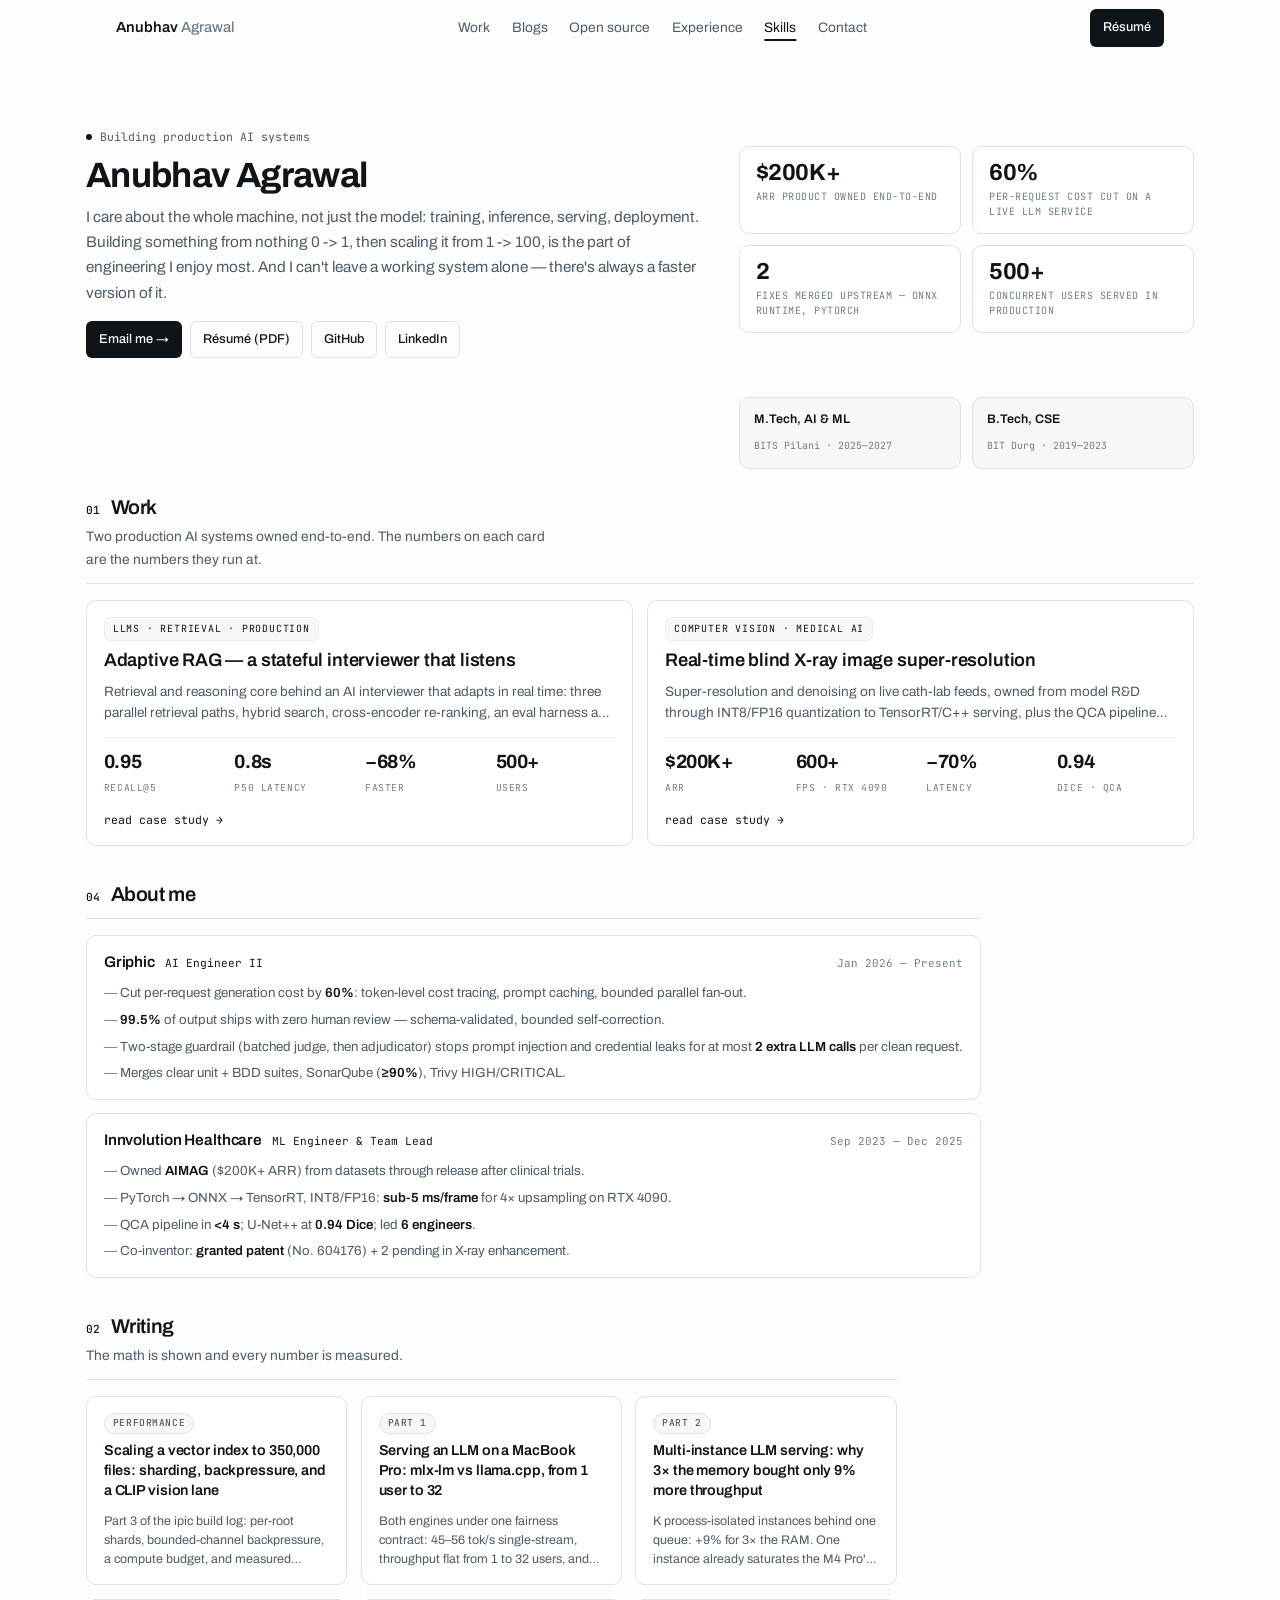
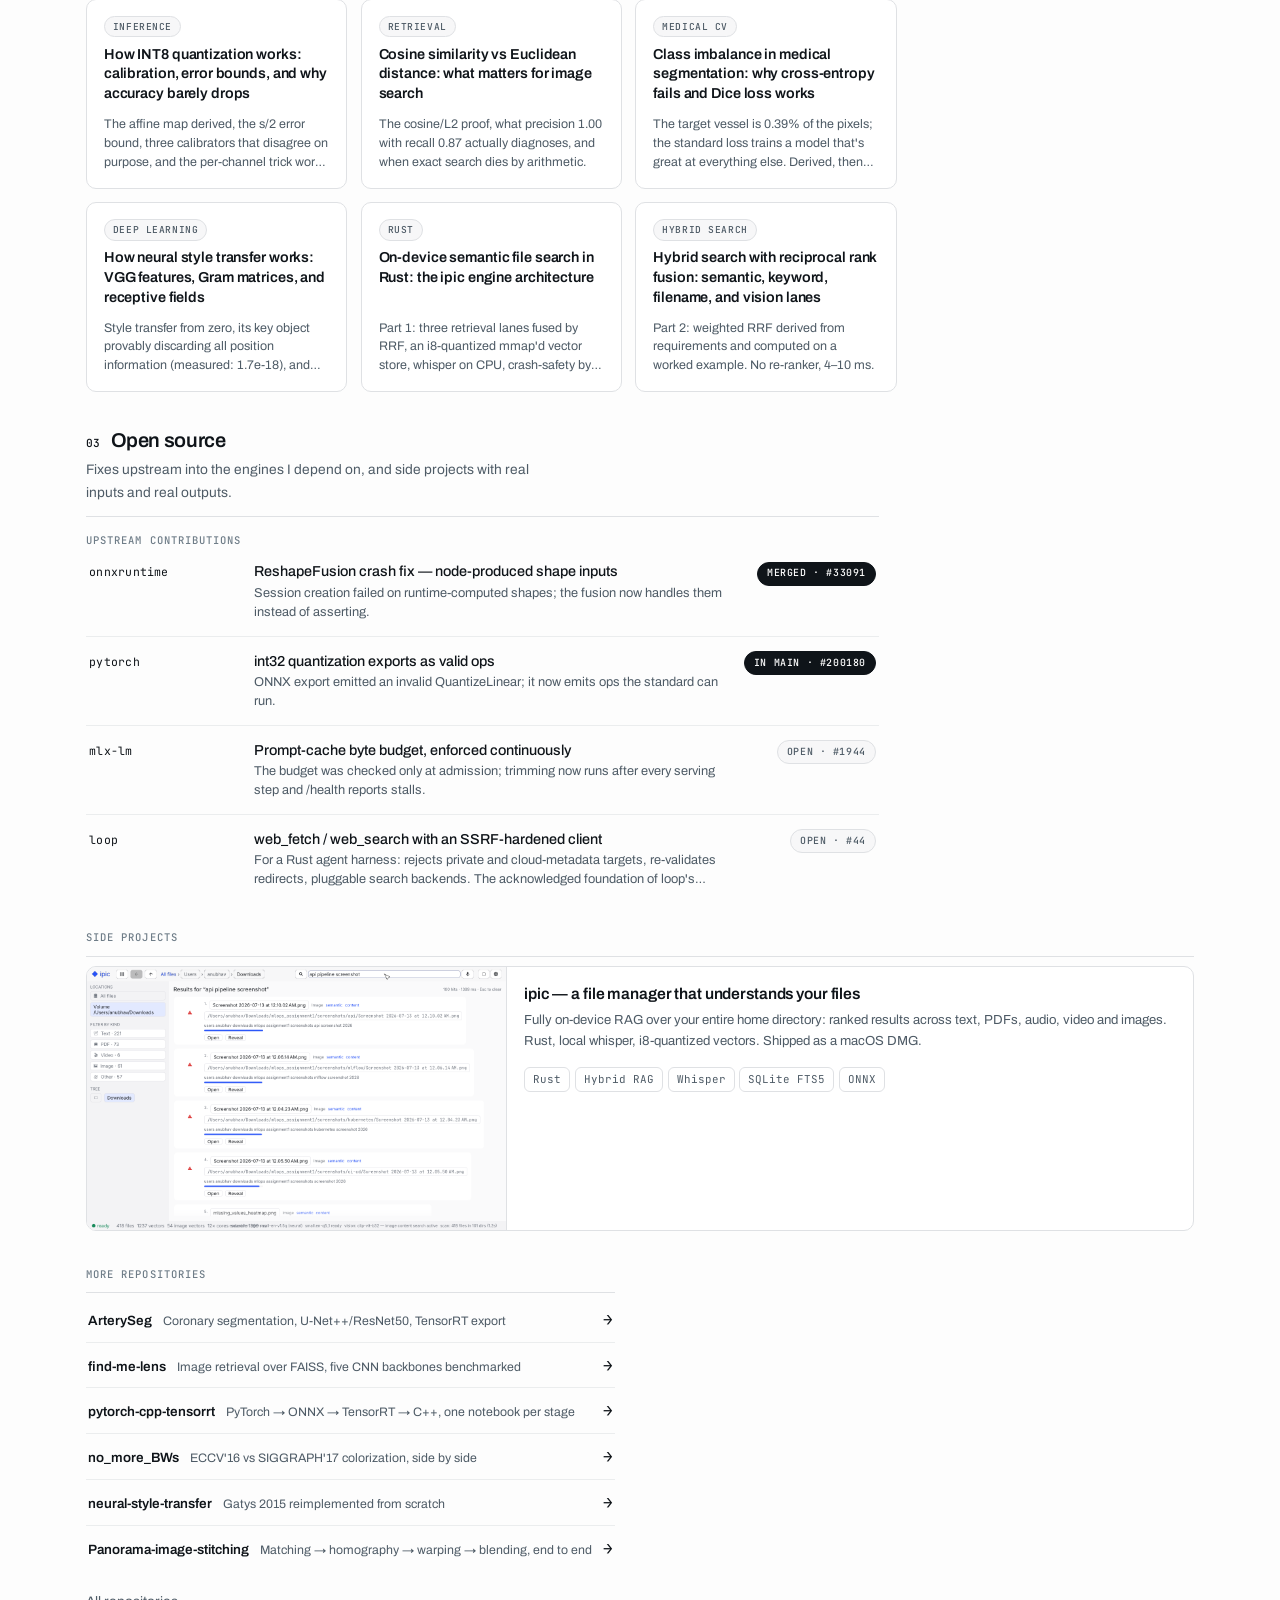
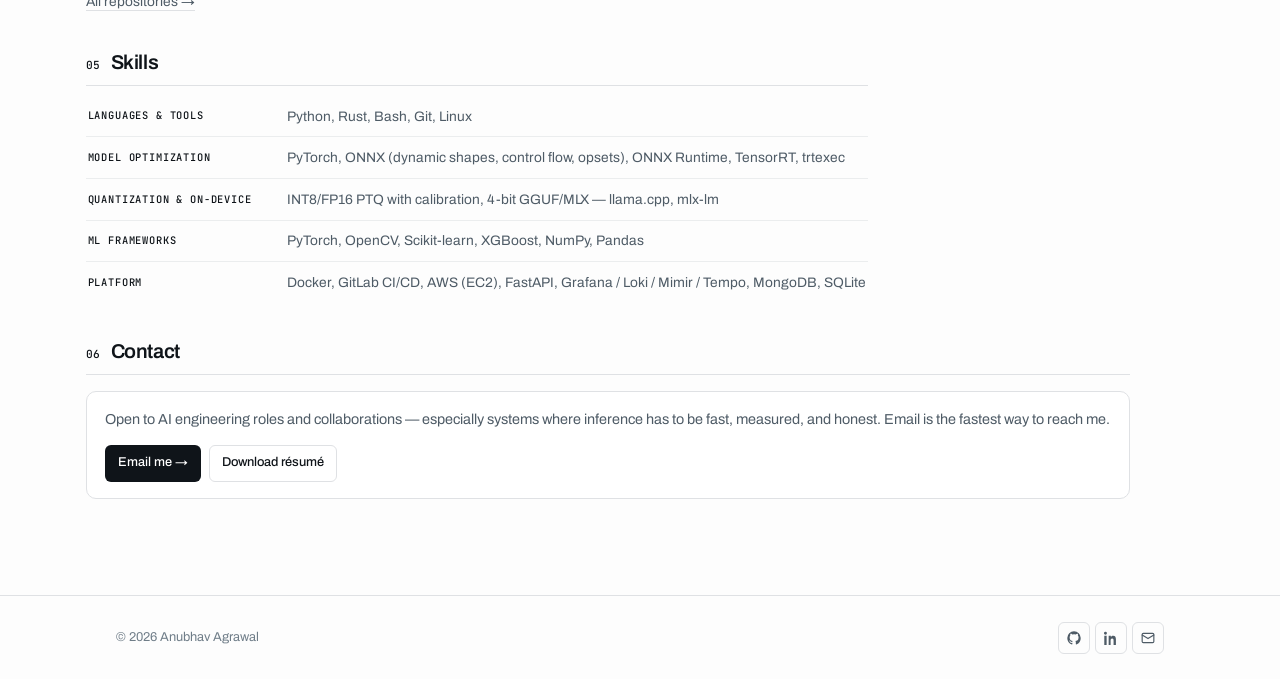
<file: index.html>
<!DOCTYPE html>
<html lang="en">
<head>
  <meta charset="UTF-8" />
  <meta name="viewport" content="width=device-width, initial-scale=1.0" />
  <meta name="color-scheme" content="light" />
  <meta name="theme-color" content="#fdfdfd" />

  <title>Anubhav Agrawal — AI Engineer</title>
  <meta name="description" content="AI engineer with 3+ years owning AI products end-to-end — a $200K+ ARR computer-vision product line, the retrieval behind a production LLM system, and fixes landed upstream in ONNX Runtime and PyTorch." />
  <meta name="author" content="Anubhav Agrawal" />
  <link rel="canonical" href="https://anubhavagr.github.io/" />

  <meta property="og:type" content="website" />
  <meta property="og:title" content="Anubhav Agrawal — AI Engineer" />
  <meta property="og:description" content="Owns AI products end-to-end — production computer vision for medical imaging, LLM/RAG systems, and fixes landed upstream in ONNX Runtime and PyTorch. Case studies, benchmarks, and open-source lab work." />
  <meta property="og:url" content="https://anubhavagr.github.io/" />
  <meta property="og:image" content="https://anubhavagr.github.io/assets/img/og.png" />
  <meta property="og:image:width" content="1200" />
  <meta property="og:image:height" content="630" />
  <meta name="twitter:card" content="summary_large_image" />
  <meta name="twitter:title" content="Anubhav Agrawal — AI Engineer" />
  <meta name="twitter:image" content="https://anubhavagr.github.io/assets/img/og.png" />

  <link rel="icon" type="image/svg+xml" href="assets/img/favicon.svg" />

  <link rel="preconnect" href="https://fonts.googleapis.com" />
  <link rel="preconnect" href="https://fonts.gstatic.com" crossorigin />
  <link href="https://fonts.googleapis.com/css2?family=Archivo:wght@400;500;600;700&family=JetBrains+Mono:wght@400;500&display=swap" rel="stylesheet" />

  <link rel="stylesheet" href="assets/css/styles.css?v=21" />

  <script type="application/ld+json">
  {
    "@context": "https://schema.org",
    "@type": "Person",
    "name": "Anubhav Agrawal",
    "jobTitle": "AI Engineer",
    "url": "https://anubhavagr.github.io/",
    "email": "mailto:anubhavagr.mail@gmail.com",
    "address": { "@type": "PostalAddress", "addressCountry": "IN" },
    "sameAs": ["https://github.com/anubhavagr", "https://www.linkedin.com/in/anubhav-agr/"],
    "knowsAbout": ["Machine Learning", "Deep Learning", "Computer Vision", "Large Language Models", "Retrieval-Augmented Generation", "Model Optimization", "Model Quantization", "TensorRT", "ONNX Runtime", "Rust"]
  }
  </script>
</head>

<body>
  <a class="skip-link" href="#work">Skip to content</a>
  <!-- ============================================================== NAV -->
  <header class="nav" id="nav">
    <div class="container nav__inner">
      <a class="brand" href="#top" aria-label="Anubhav Agrawal — home">
        <span class="brand__name"><b>Anubhav</b> <span>Agrawal</span></span>
      </a>

      <nav class="nav__links" id="nav-links" aria-label="Primary">
        <a href="#work">Work</a>
        <a href="#blog">Blogs</a>
        <a href="#lab">Open source</a>
        <a href="#experience">Experience</a>
        <a href="#skills">Skills</a>
        <a href="#contact">Contact</a>
      </nav>

      <div class="nav__cta">
        <a class="js-resume-link btn btn--primary btn--sm" href="assets/anubhav-agrawal-resume.pdf" download>Résumé</a>
        <button id="burger" class="nav__burger" aria-label="Toggle menu" aria-expanded="false">
          <svg width="17" height="17" viewBox="0 0 24 24" fill="none" stroke="currentColor" stroke-width="2" stroke-linecap="round"><line x1="3" y1="6" x2="21" y2="6"/><line x1="3" y1="12" x2="21" y2="12"/><line x1="3" y1="18" x2="21" y2="18"/></svg>
        </button>
      </div>
    </div>
  </header>

  <!-- ============================================================== MAIN -->
  <main class="wrap" id="top">

  <!-- ============================================================== HERO -->
  <header class="hero">
    <div class="hero__id">
      <p class="hero__status"><span class="dot"></span>Building production AI systems</p>
      <h1>Anubhav Agrawal</h1>
      <p class="hero__bio">
        I care about the whole machine, not just the model: training, inference,
        serving, deployment. Building something from nothing 0 -&gt; 1, then
        scaling it from 1 -&gt; 100, is the part of engineering I enjoy most.
        And I can't leave a working system alone — there's always a faster
        version of it.
      </p>
      <div class="hero__cta">
        <a class="btn btn--primary btn--sm" href="mailto:anubhavagr.mail@gmail.com">Email me →</a>
        <a class="btn btn--ghost btn--sm js-resume-link" href="assets/anubhav-agrawal-resume.pdf" download>Résumé (PDF)</a>
        <a class="btn btn--ghost btn--sm" href="https://github.com/anubhavagr" target="_blank" rel="noopener">GitHub</a>
        <a class="btn btn--ghost btn--sm" href="https://www.linkedin.com/in/anubhav-agr/" target="_blank" rel="noopener">LinkedIn</a>
      </div>
    </div>
    <div class="xp__edu reveal">
      <div><b>M.Tech, AI &amp; ML</b><span>BITS Pilani · 2025—2027</span></div>
      <div><b>B.Tech, CSE</b><span>BIT Durg · 2019—2023</span></div>
    </div>
    <div class="hero__stats">
      <div class="stat reveal"><b>$200K+</b><span>ARR product owned <span class="nb">end-to-end</span></span></div>
      <div class="stat reveal"><b>60%</b><span>per-request cost cut on a live LLM service</span></div>
      <div class="stat reveal"><b>2</b><span>fixes merged upstream — ONNX Runtime, PyTorch</span></div>
      <div class="stat reveal"><b>500+</b><span>concurrent users served in production</span></div>
    </div>
  </header>

  <!-- ============================================================== BOARD -->
  <div class="board">

    <!-- ------------------------------------------------ WORK (row 1, left) -->
    <section class="panel" id="work">
      <div class="panel__head">
        <h2><span class="kicker">01</span>Work</h2>
        <p class="panel__sub">Two production AI systems owned end-to-end. The numbers on each card are the numbers they run at.</p>
      </div>
      <div class="cases">
        <a class="case reveal" href="projects/adaptive-rag.html">
          <span class="case__tag">LLMs · Retrieval · Production</span>
          <h3>Adaptive RAG — a stateful interviewer that listens</h3>
          <p>Retrieval and reasoning core behind an AI interviewer that adapts in real time: three parallel retrieval paths, hybrid search, cross-encoder re-ranking, an eval harness as the source of truth.</p>
          <div class="case__kpis">
            <div><b>0.95</b><span>Recall@5</span></div>
            <div><b>0.8s</b><span>p50 latency</span></div>
            <div><b>−68%</b><span>faster</span></div>
            <div><b>500+</b><span>users</span></div>
          </div>
          <span class="case__arrow">read case study →</span>
        </a>
        <a class="case reveal" href="projects/xray-superres.html">
          <span class="case__tag">Computer Vision · Medical AI</span>
          <h3>Real-time blind X-ray image super-resolution</h3>
          <p>Super-resolution and denoising on live cath-lab feeds, owned from model R&amp;D through INT8/FP16 quantization to TensorRT/C++ serving, plus the QCA pipeline cardiologists use mid-procedure.</p>
          <div class="case__kpis">
            <div><b>$200K+</b><span>ARR</span></div>
            <div><b>600+</b><span>FPS · RTX 4090</span></div>
            <div><b>−70%</b><span>latency</span></div>
            <div><b>0.94</b><span>Dice · QCA</span></div>
          </div>
          <span class="case__arrow">read case study →</span>
        </a>
      </div>
    </section>

    <!-- ------------------------------------------ EXPERIENCE (row 1, right) -->
    <section class="panel" id="experience">
      <div class="panel__head">
        <h2><span class="kicker">04</span>About me</h2>
      </div>
      <div class="xp">
        <article class="xp__item reveal">
          <div class="xp__meta">
            <h3>Griphic</h3>
            <span class="xp__role">AI Engineer II</span>
            <span class="xp__when">Jan 2026 — Present</span>
          </div>
          <ul>
            <li>Cut per-request generation cost by <b>60%</b>: token-level cost tracing, prompt caching, bounded parallel fan-out.</li>
            <li><b>99.5%</b> of output ships with zero human review — schema-validated, bounded self-correction.</li>
            <li>Two-stage guardrail (batched judge, then adjudicator) stops prompt injection and credential leaks for at most <b>2 extra LLM calls</b> per clean request.</li>
            <li>Merges clear unit + BDD suites, SonarQube (<b>≥90%</b>), Trivy HIGH/CRITICAL.</li>
          </ul>
        </article>
        <article class="xp__item reveal">
          <div class="xp__meta">
            <h3>Innvolution Healthcare</h3>
            <span class="xp__role">ML Engineer &amp; Team Lead</span>
            <span class="xp__when">Sep 2023 — Dec 2025</span>
          </div>
          <ul>
            <li>Owned <b>AIMAG</b> ($200K+ ARR) from datasets through release after clinical trials.</li>
            <li>PyTorch → ONNX → TensorRT, INT8/FP16: <b>sub-5 ms/frame</b> for 4× upsampling on RTX 4090.</li>
            <li>QCA pipeline in <b>&lt;4 s</b>; U-Net++ at <b>0.94 Dice</b>; led <b>6 engineers</b>.</li>
            <li>Co-inventor: <b>granted patent</b> (No. 604176) + 2 pending in X-ray enhancement.</li>
          </ul>
        </article>
      </div>
    </section>

    <!-- ---------------------------------------------- BLOG (row 2, left) -->
    <section class="panel" id="blog">
      <div class="panel__head">
        <h2><span class="kicker">02</span>Writing</h2>
        <p class="panel__sub">The math is shown and every number is measured.</p>
      </div>
      <div class="posts">
        <a class="post-card reveal" href="posts/ipic-v2-scale.html"><span class="post-card__tag">Performance</span><h3>Scaling a vector index to 350,000 files: sharding, backpressure, and a CLIP vision lane</h3><p>Part 3 of the ipic build log: per-root shards, bounded-channel backpressure, a compute budget, and measured results at 350k-file scale.</p></a>
        <a class="post-card reveal" href="posts/inference-lab.html"><span class="post-card__tag">Part 1</span><h3>Serving an LLM on a MacBook Pro: mlx-lm vs llama.cpp, from 1 user to 32</h3><p>Both engines under one fairness contract: 45–56 tok/s single-stream, throughput flat from 1 to 32 users, and crash forensics that find the lock.</p></a>
        <a class="post-card reveal" href="posts/inference-lab-2.html"><span class="post-card__tag">Part 2</span><h3>Multi-instance LLM serving: why 3× the memory bought only 9% more throughput</h3><p>K process-isolated instances behind one queue: +9% for 3× the RAM. One instance already saturates the M4 Pro's memory bus.</p></a>
        <a class="post-card reveal" href="posts/int8-quantization.html"><span class="post-card__tag">Inference</span><h3>How INT8 quantization works: calibration, error bounds, and why accuracy barely drops</h3><p>The affine map derived, the s/2 error bound, three calibrators that disagree on purpose, and the per-channel trick worth +6 dB.</p></a>
        <a class="post-card reveal" href="posts/image-search-geometry.html"><span class="post-card__tag">Retrieval</span><h3>Cosine similarity vs Euclidean distance: what matters for image search</h3><p>The cosine/L2 proof, what precision 1.00 with recall 0.87 actually diagnoses, and when exact search dies by arithmetic.</p></a>
        <a class="post-card reveal" href="posts/dice-imbalance.html"><span class="post-card__tag">Medical CV</span><h3>Class imbalance in medical segmentation: why cross-entropy fails and Dice loss works</h3><p>The target vessel is 0.39% of the pixels; the standard loss trains a model that's great at everything else. Derived, then fixed.</p></a>
        <a class="post-card reveal" href="posts/gram-matrix.html"><span class="post-card__tag">Deep Learning</span><h3>How neural style transfer works: VGG features, Gram matrices, and receptive fields</h3><p>Style transfer from zero, its key object provably discarding all position information (measured: 1.7e-18), and the receptive-field arithmetic.</p></a>
        <a class="post-card reveal" href="posts/ipic-architecture.html"><span class="post-card__tag">Rust</span><h3>On-device semantic file search in Rust: the ipic engine architecture</h3><p>Part 1: three retrieval lanes fused by RRF, an i8-quantized mmap'd vector store, whisper on CPU, crash-safety by job state.</p></a>
        <a class="post-card reveal" href="posts/ipic-hybrid-search.html"><span class="post-card__tag">Hybrid Search</span><h3>Hybrid search with reciprocal rank fusion: semantic, keyword, filename, and vision lanes</h3><p>Part 2: weighted RRF derived from requirements and computed on a worked example. No re-ranker, 4–10 ms.</p></a>
      </div>
    </section>

    <!-- ---------------------------------------- OPEN SOURCE (row 2, right) -->
    <section class="panel" id="lab">
      <div class="panel__head">
        <h2><span class="kicker">03</span>Open source</h2>
        <p class="panel__sub">Fixes upstream into the engines I depend on, and side projects with real inputs and real outputs.</p>
      </div>

      <h3 class="sublabel">Upstream contributions</h3>
      <div class="oss-list">
        <a class="oss-row reveal" href="https://github.com/microsoft/onnxruntime/pull/33091" target="_blank" rel="noopener">
          <span class="oss-row__repo">onnxruntime</span>
          <span class="oss-row__body"><span class="oss-row__title">ReshapeFusion crash fix — node-produced shape inputs</span><span class="oss-row__desc">Session creation failed on runtime-computed shapes; the fusion now handles them instead of asserting.</span></span>
          <span class="oss-row__state oss-row__state--landed">merged · #33091</span>
        </a>
        <a class="oss-row reveal" href="https://github.com/pytorch/pytorch/pull/200180" target="_blank" rel="noopener">
          <span class="oss-row__repo">pytorch</span>
          <span class="oss-row__body"><span class="oss-row__title">int32 quantization exports as valid ops</span><span class="oss-row__desc">ONNX export emitted an invalid QuantizeLinear; it now emits ops the standard can run.</span></span>
          <span class="oss-row__state oss-row__state--landed">in main · #200180</span>
        </a>
        <a class="oss-row reveal" href="https://github.com/ml-explore/mlx-lm/pull/1944" target="_blank" rel="noopener">
          <span class="oss-row__repo">mlx-lm</span>
          <span class="oss-row__body"><span class="oss-row__title">Prompt-cache byte budget, enforced continuously</span><span class="oss-row__desc">The budget was checked only at admission; trimming now runs after every serving step and /health reports stalls.</span></span>
          <span class="oss-row__state oss-row__state--open">open · #1944</span>
        </a>
        <a class="oss-row reveal" href="https://github.com/soketlabs/loop/pull/44" target="_blank" rel="noopener">
          <span class="oss-row__repo">loop</span>
          <span class="oss-row__body"><span class="oss-row__title">web_fetch / web_search with an SSRF-hardened client</span><span class="oss-row__desc">For a Rust agent harness: rejects private and cloud-metadata targets, re-validates redirects, pluggable search backends. The acknowledged foundation of loop's shipped web tools (merged in #59, which builds on this PR).</span></span>
          <span class="oss-row__state oss-row__state--open">open · #44</span>
        </a>
      </div>
    </section>

    <section class="panel panel--quiet" id="lab-projects">
      <h3 class="sublabel">Side projects</h3>
      <a class="feat reveal" href="https://github.com/anubhavagr/ipic" target="_blank" rel="noopener">
        <div class="feat__media"><img src="assets/img/posts/ipic-architecture/app-search.png" alt="ipic app: a natural-language search returning 100 ranked hits across file types" loading="lazy" /></div>
        <div class="feat__body">
          <h3>ipic — a file manager that understands your files</h3>
          <p>Fully on-device RAG over your entire home directory: ranked results across text, PDFs, audio, video and images. Rust, local whisper, i8-quantized vectors. Shipped as a macOS DMG.</p>
          <div class="chips"><span class="chip">Rust</span><span class="chip">Hybrid RAG</span><span class="chip">Whisper</span><span class="chip">SQLite FTS5</span><span class="chip">ONNX</span></div>
        </div>
      </a>
    </section>

    <section class="panel panel--quiet" id="lab-repos">
      <h3 class="sublabel">More repositories</h3>
      <div class="more-repos">
        <a class="more-repos__row reveal" href="https://github.com/anubhavagr/ArterySeg" target="_blank" rel="noopener"><b>ArterySeg</b><span>Coronary segmentation, U-Net++/ResNet50, TensorRT export</span><em>→</em></a>
        <a class="more-repos__row reveal" href="https://github.com/anubhavagr/find-me-lens" target="_blank" rel="noopener"><b>find-me-lens</b><span>Image retrieval over FAISS, five CNN backbones benchmarked</span><em>→</em></a>
        <a class="more-repos__row reveal" href="https://github.com/anubhavagr/pytorch-cpp-tensorrt" target="_blank" rel="noopener"><b>pytorch-cpp-tensorrt</b><span>PyTorch → ONNX → TensorRT → C++, one notebook per stage</span><em>→</em></a>
        <a class="more-repos__row reveal" href="https://github.com/anubhavagr/no_more_BWs" target="_blank" rel="noopener"><b>no_more_BWs</b><span>ECCV'16 vs SIGGRAPH'17 colorization, side by side</span><em>→</em></a>
        <a class="more-repos__row reveal" href="https://github.com/anubhavagr/neural-style-transfer" target="_blank" rel="noopener"><b>neural-style-transfer</b><span>Gatys 2015 reimplemented from scratch</span><em>→</em></a>
        <a class="more-repos__row reveal" href="https://github.com/anubhavagr/Panorama-image-stitching" target="_blank" rel="noopener"><b>Panorama-image-stitching</b><span>Matching → homography → warping → blending, end to end</span><em>→</em></a>
      </div>
      <p class="panel__foot"><a class="text-link" href="https://github.com/anubhavagr?tab=repositories" target="_blank" rel="noopener">All repositories →</a></p>
    </section>

    <!-- ---------------------------------------------- SKILLS (row 3, left) -->
    <section class="panel" id="skills">
      <div class="panel__head">
        <h2><span class="kicker">05</span>Skills</h2>
      </div>
      <div class="skill-rows">
        <div class="skill-row reveal"><span class="skill-row__label">Languages &amp; Tools</span><span class="skill-row__items">Python, Rust, Bash, Git, Linux</span></div>
        <div class="skill-row reveal"><span class="skill-row__label">Model Optimization</span><span class="skill-row__items">PyTorch, ONNX (dynamic shapes, control flow, opsets), ONNX Runtime, TensorRT, trtexec</span></div>
        <div class="skill-row reveal"><span class="skill-row__label">Quantization &amp; On-Device</span><span class="skill-row__items">INT8/FP16 PTQ with calibration, 4-bit GGUF/MLX — llama.cpp, mlx-lm</span></div>
        <div class="skill-row reveal"><span class="skill-row__label">ML Frameworks</span><span class="skill-row__items">PyTorch, OpenCV, Scikit-learn, XGBoost, NumPy, Pandas</span></div>
        <div class="skill-row reveal"><span class="skill-row__label">Platform</span><span class="skill-row__items">Docker, GitLab CI/CD, AWS (EC2), FastAPI, Grafana / Loki / Mimir / Tempo, MongoDB, SQLite</span></div>
      </div>
    </section>

    <!-- -------------------------------------------- CONTACT (row 3, right) -->
    <section class="panel" id="contact">
      <div class="panel__head">
        <h2><span class="kicker">06</span>Contact</h2>
      </div>
      <div class="contact-band reveal">
        <p>Open to AI engineering roles and collaborations — especially systems where inference has to be fast, measured, and honest. Email is the fastest way to reach me.</p>
        <div class="contact-band__actions">
          <a class="btn btn--primary btn--sm" href="mailto:anubhavagr.mail@gmail.com">Email me →</a>
          <a class="btn btn--ghost btn--sm js-resume-link" href="assets/anubhav-agrawal-resume.pdf" download>Download résumé</a>
        </div>
      </div>
    </section>

  </div><!-- /board -->
</main>

  <!-- ============================================================== FOOTER -->
  <footer class="footer">
    <div class="footer__inner">
      <div>© <span id="year"></span> Anubhav Agrawal</div>
      <div class="footer__socials">
        <a href="https://github.com/anubhavagr" target="_blank" rel="noopener" aria-label="GitHub">
          <svg viewBox="0 0 24 24" fill="currentColor"><path d="M12 .5A11.5 11.5 0 0 0 .5 12 11.5 11.5 0 0 0 8.36 23c.6.11.82-.26.82-.58v-2.2c-3.34.73-4.04-1.4-4.04-1.4-.55-1.39-1.34-1.76-1.34-1.76-1.1-.75.08-.73.08-.73 1.2.08 1.84 1.24 1.84 1.24 1.07 1.84 2.81 1.3 3.5.99.1-.78.42-1.3.76-1.6-2.66-.3-5.46-1.33-5.46-5.93 0-1.31.47-2.38 1.23-3.22-.12-.3-.53-1.52.12-3.17 0 0 1.01-.32 3.3 1.23a11.5 11.5 0 0 1 6 0c2.3-1.55 3.3-1.23 3.3-1.23.66 1.65.25 2.87.12 3.17.77.84 1.23 1.91 1.23 3.22 0 4.61-2.8 5.62-5.48 5.92.43.37.81 1.1.81 2.22v3.29c0 .32.22.7.83.58A11.5 11.5 0 0 0 23.5 12 11.5 11.5 0 0 0 12 .5Z"/></svg>
        </a>
        <a href="https://www.linkedin.com/in/anubhav-agr/" target="_blank" rel="noopener" aria-label="LinkedIn">
          <svg viewBox="0 0 24 24" fill="currentColor"><path d="M4.98 3.5A2.5 2.5 0 1 1 0 3.5a2.5 2.5 0 0 1 4.98 0zM.5 8h4V24h-4V8zM8 8h3.8v2.2h.05c.53-1 1.83-2.2 3.77-2.2 4 0 4.8 2.65 4.8 6.1V24h-4v-7.1c0-1.7 0-3.9-2.4-3.9s-2.7 1.85-2.7 3.75V24H8V8z"/></svg>
        </a>
        <a href="mailto:anubhavagr.mail@gmail.com" aria-label="Email">
          <svg viewBox="0 0 24 24" fill="none" stroke="currentColor" stroke-width="2" stroke-linecap="round" stroke-linejoin="round"><rect x="2" y="4" width="20" height="16" rx="2"/><path d="m22 7-10 6L2 7"/></svg>
        </a>
      </div>
    </div>
  </footer>

  <button id="to-top" class="top-btn" aria-label="Back to top">
    <svg viewBox="0 0 24 24" fill="none" stroke="currentColor" stroke-width="2" stroke-linecap="round" stroke-linejoin="round"><line x1="12" y1="19" x2="12" y2="5"/><polyline points="5 12 12 5 19 12"/></svg>
  </button>

  <script src="assets/js/data.js?v=11"></script>
  <script src="assets/js/main.js?v=10"></script>
</body>
</html>
</file>
<file: assets/css/styles.css>
/* ==========================================================================
   Anubhav Agrawal — Portfolio
   Monochrome palette (Tesla/X): white surfaces, near-black ink, grotesque sans.
   ========================================================================== */

/* ----------------------------------------------------------------- Tokens */
:root {
  --font-sans: "Archivo", -apple-system, BlinkMacSystemFont, "Segoe UI", Roboto, sans-serif;
  --font-serif: "Archivo", -apple-system, BlinkMacSystemFont, "Segoe UI", Roboto, sans-serif; /* display is now sans; var kept for compat */
  --font-mono: "JetBrains Mono", ui-monospace, "SF Mono", Menlo, monospace;

  --wrap: 1120px;
  --gutter: clamp(1.25rem, 5vw, 2.25rem);
  --measure: 64ch;

  /* Light (monochrome) — default */
  --bg:        #fdfdfd;
  --bg-subtle: #f7f7f8;
  --bg-elev:   #ffffff;
  --bg-rail:   #f4f4f5;
  --border:    #dfe1e4;
  --border-soft: #ebedee;
  --text:      #0f1419;
  --text-soft: #4e5b66;
  --text-mute: #6f7d88;
  --accent:    #0f1419;
  --accent-soft: #6f7d88;
  --accent-tint: #f0f2f4;

  --r-sm: 6px;
  --r-md: 10px;
  --r-lg: 14px;
  --ease: cubic-bezier(0.16, 1, 0.3, 1);
}

/* ----------------------------------------------------------------- Reset */
*, *::before, *::after { box-sizing: border-box; }
* { margin: 0; padding: 0; }
html { -webkit-text-size-adjust: 100%; scroll-behavior: smooth; scroll-padding-top: 76px; }
@media (prefers-reduced-motion: reduce) {
  html { scroll-behavior: auto; }
  *, *::before, *::after { animation-duration: .001ms !important; transition-duration: .001ms !important; }
}
img, svg { display: block; max-width: 100%; }
button { font: inherit; cursor: pointer; border: 0; background: none; color: inherit; }
a { color: inherit; text-decoration: none; }
ul { list-style: none; }
.is-hidden { display: none !important; }

/* ----------------------------------------------------------------- Base */
body {
  font-family: var(--font-sans);
  background: var(--bg);
  color: var(--text);
  font-size: 16px;
  line-height: 1.7;
  -webkit-font-smoothing: antialiased;
  text-rendering: optimizeLegibility;
}
::selection { background: color-mix(in srgb, var(--accent) 22%, transparent); color: var(--text); }

h1, h2 { font-family: var(--font-serif); font-weight: 500; letter-spacing: -0.018em; line-height: 1.22; }
h3 { font-weight: 600; line-height: 1.35; letter-spacing: -0.008em; }
strong { color: var(--text); font-weight: 600; }
code, .mono { font-family: var(--font-mono); font-size: 0.86em; }

.container { width: 100%; max-width: var(--wrap); margin-inline: auto; padding-inline: var(--gutter); }

/* ----------------------------------------------------------------- Nav */
/* Solid background, no backdrop-filter: blur() over sticky elements is a
   known cause of broken sticky positioning and scroll jank in WebKit. */
.nav {
  position: fixed; top: 0; left: 0; right: 0; z-index: 60;
  background: var(--bg);
  border-bottom: 1px solid transparent;
  transition: border-color 0.3s var(--ease);
}
.nav.scrolled { border-bottom-color: var(--border); }
.nav__inner { display: flex; align-items: center; justify-content: space-between; height: 56px; }

.brand { display: inline-flex; align-items: center; gap: 0.6rem; font-size: 0.92rem; font-weight: 500; }
.brand__name b { color: var(--text); font-weight: 600; }
.brand__name span { color: var(--text-mute); }

.nav__links { display: flex; align-items: center; gap: 0.15rem; }
.nav__links a {
  padding: 0.4rem 0.6rem; border-radius: var(--r-sm);
  font-size: 0.86rem; color: var(--text-soft);
  transition: color 0.2s var(--ease);
}
.nav__links a:hover { color: var(--text); }
.nav__links a.active {
  color: var(--text);
  text-decoration: underline;
  text-decoration-color: var(--accent);
  text-decoration-thickness: 2px;
  text-underline-offset: 7px;
}

.nav__cta { display: inline-flex; align-items: center; gap: 0.4rem; }
.nav__burger { display: none; }

@media (max-width: 760px) {
  .nav__links {
    position: fixed; inset: 56px 0 auto 0;
    flex-direction: column; align-items: stretch; gap: 0;
    background: var(--bg);
    border-bottom: 1px solid var(--border);
    padding: 0.25rem var(--gutter);
    transform: translateY(-130%);
    transition: transform 0.3s var(--ease);
  }
  .nav__links.open { transform: translateY(0); }
  .nav__links a { padding: 0.7rem 0; border-radius: 0; border-bottom: 1px solid var(--border-soft); }
  .nav__links a:last-child { border-bottom: 0; }
  .nav__burger {
    display: inline-grid; place-items: center; width: 34px; height: 34px;
    border-radius: var(--r-sm); border: 1px solid var(--border); color: var(--text);
  }
  .nav__cta .btn { display: none; }
}

a:focus-visible, button:focus-visible {
  outline: 2px solid var(--accent); outline-offset: 2px; border-radius: var(--r-sm);
}

/* ----------------------------------------------------------------- Buttons */
.btn {
  display: inline-flex; align-items: center; justify-content: center; gap: 0.45rem;
  padding: 0.5rem 0.9rem; border-radius: var(--r-sm);
  font-weight: 500; font-size: 0.85rem;
  border: 1px solid transparent;
  transition: background 0.2s var(--ease), border-color 0.2s var(--ease), color 0.2s var(--ease), opacity 0.2s var(--ease);
  white-space: nowrap;
}
.btn svg { width: 15px; height: 15px; }
.btn--primary { background: var(--text); color: var(--bg); }
.btn--primary:hover { opacity: 0.84; }
.btn--ghost { border-color: var(--border); color: var(--text); }
.btn--ghost:hover { border-color: var(--text-mute); }
.btn--sm { padding: 0.42rem 0.75rem; font-size: 0.8rem; }
.btn:active { transform: translateY(1px); }

.text-link {
  font-size: 0.86rem; color: var(--text-soft);
  border-bottom: 1px solid var(--border);
  padding-bottom: 1px;
  transition: color 0.2s var(--ease), border-color 0.2s var(--ease);
}
.text-link:hover { color: var(--accent); border-bottom-color: var(--accent); }

/* ----------------------------------------------------------------- Wrap / main */
.wrap { max-width: var(--wrap); margin-inline: auto; padding: clamp(5.5rem, 13vh, 7.5rem) var(--gutter) 1rem; }

/* Two-column shell: sticky orientation rail + content stream. The rail keeps
   the site map and contact visible for the whole scroll; the content column
   carries the sections. Collapses to the single column below 980px. */
.layout {
  display: grid;
  grid-template-columns: 290px minmax(0, 1fr);
  gap: clamp(2.5rem, 5vw, 4.5rem);
  align-items: start;
  position: relative;
}
/* Left pane: a deeper warm-tan column behind the rail, bleeding into the
   gutter, so orientation (rail) and reading (content) sit on different
   surfaces. z-index:-1 keeps it behind rail content without a stacking
   context on .layout itself. */
@media (min-width: 981px) {
  .layout::before {
    content: "";
    position: absolute;
    z-index: -1;
    top: -0.5rem; bottom: -0.5rem;
    left: calc(-1 * var(--gutter));
    width: calc(290px + var(--gutter) * 2);
    background: var(--bg-rail);
    border-right: 1px solid var(--border);
  }
}
.rail {
  position: sticky; top: 5.25rem;
  /* Never outgrow the viewport: a sticky element taller than the viewport
     traps its own bottom content and fights the page scroll. */
  max-height: calc(100vh - 6.5rem);
  overflow-y: auto;
  overscroll-behavior: contain;
  scrollbar-width: thin;
  scrollbar-gutter: stable;
}
.content { min-width: 0; }
@media (max-width: 980px) {
  .layout { display: block; }
  .rail {
    position: static;
    background: var(--bg-rail);
    border: 1px solid var(--border-soft);
    border-radius: var(--r-lg);
    padding: 1.35rem;
    margin-bottom: 1.5rem;
  }
  .identity { margin-bottom: 0; }
}

/* ----------------------------------------------------------------- Identity */
.identity { margin-bottom: 3.25rem; }
/* On the tinted rail column the muted ink loses contrast — step it up. */
@media (min-width: 981px) {
  .identity__status, .identity__index-label, .identity__stats { color: var(--text-soft); }
}
.identity__status {
  display: inline-flex; align-items: center; gap: 0.5rem;
  font-family: var(--font-mono); font-size: 0.74rem; color: var(--text-mute);
  margin-bottom: 0.85rem;
}
.identity__status .dot { width: 6px; height: 6px; border-radius: 50%; background: var(--accent); display: inline-block; }
.identity h1 { font-size: clamp(1.55rem, 1.35rem + 1vw, 1.85rem); line-height: 1.15; letter-spacing: -0.015em; margin-bottom: 0.55rem; }
.identity__role { color: var(--text-soft); font-size: 0.98rem; line-height: 1.6; max-width: 44ch; margin-bottom: 0.9rem; }
.identity__contact { display: flex; flex-wrap: wrap; gap: 0.4rem 1rem; align-items: center; }
.identity__contact a {
  display: inline-flex; align-items: center; gap: 0.4rem;
  font-size: 0.86rem; color: var(--text-soft);
  transition: color 0.2s var(--ease);
}
.identity__contact a:hover { color: var(--accent); }
.identity__contact svg { width: 14px; height: 14px; opacity: 0.85; }

/* Site index: explicit nav buttons — bordered, arrowed, unmistakably clickable */
.identity__index-label {
  font-family: var(--font-mono); font-size: 0.66rem; font-weight: 500;
  letter-spacing: 0.12em; text-transform: uppercase;
  color: var(--text-mute); margin: 1.5rem 0 0.6rem;
}
.identity__index { display: grid; gap: 0.45rem; margin: 0 0 1.4rem; }
.identity__index a {
  display: grid; grid-template-columns: auto 1fr auto; align-items: center; gap: 0.7rem;
  padding: 0.68rem 0.85rem;
  background: var(--bg-elev); border: 1px solid var(--border); border-radius: var(--r-md);
  font-size: 0.88rem; cursor: pointer;
  transition: border-color 0.2s var(--ease), background 0.2s var(--ease), transform 0.2s var(--ease);
}
.identity__index a b {
  font-family: var(--font-mono); font-size: 0.66rem; font-weight: 500;
  color: var(--accent);
}
.identity__index a span { color: var(--text); font-weight: 500; line-height: 1.35; }
.identity__index a em {
  font-style: normal; font-family: var(--font-mono); font-size: 0.78rem;
  color: var(--text-mute);
  transition: color 0.2s var(--ease), transform 0.2s var(--ease);
}
.identity__index a:hover {
  border-color: color-mix(in srgb, var(--accent) 45%, var(--border));
  background: var(--bg-elev); transform: translateY(-1px);
  box-shadow: 0 10px 24px -18px color-mix(in srgb, var(--accent) 60%, transparent);
}
.identity__index a:hover em { color: var(--accent); transform: translateX(2px); }
.identity__index a:focus-visible { outline: 2px solid var(--accent); outline-offset: 2px; }
.identity__index a.active {
  border-color: var(--accent); background: var(--accent-tint);
}
.identity__index a.active em { color: var(--accent); }

.identity__cta { display: flex; align-items: center; gap: 0.5rem; flex-wrap: wrap; }
.identity__stats {
  font-family: var(--font-mono); font-size: 0.72rem; color: var(--text-mute);
  margin: 0.9rem 0 0;
}

/* First-visit pacing: long lists start folded, expand on demand */
#posts-grid.is-collapsed .post-row:nth-child(n+5) { display: none; }
.posts-toggle { margin-top: 1.1rem; }

/* Lead intro + stats */
.lead {
  display: flex; gap: 1.25rem; align-items: flex-start;
  padding: 1.1rem 1.2rem; margin-bottom: 3.5rem;
  background: var(--bg-elev); border: 1px solid var(--border);
  border-left: 3px solid var(--accent);
  border-radius: var(--r-md);
}
.lead__bar { flex: 1; }
.lead__bar p { color: var(--text-soft); font-size: 0.96rem; max-width: var(--measure); }
.lead__bar p + p { margin-top: 0.5rem; }
.lead__stats {
  display: flex; flex-direction: column; gap: 0.35rem;
  font-family: var(--font-mono); font-size: 0.74rem; color: var(--text-mute);
  white-space: nowrap; padding-top: 0.1rem;
}
.lead__stats b { color: var(--accent); font-weight: 600; }
@media (max-width: 620px) {
  .lead { flex-direction: column; gap: 0.8rem; }
  .lead__stats { display: grid; grid-template-columns: 1fr 1fr; gap: 0.4rem 1rem; white-space: normal; }
}

/* ----------------------------------------------------------------- Sections */
.section { padding-block: 3.25rem 0.5rem; }
.section + .section { border-top: 1px solid var(--border-soft); }
/* The first section in the content column starts flush — the wrap already
   carries the page's top padding. */
.content > .section:first-of-type { padding-top: 0; }
.section__head { margin-bottom: 2rem; }
.section__title {
  font-size: clamp(1.45rem, 1.2rem + 1vw, 1.7rem);
  display: flex; align-items: baseline; gap: 0.7rem;
}
.section__title .kicker {
  font-family: var(--font-mono); font-size: 0.72rem; font-weight: 500;
  letter-spacing: 0.04em; color: var(--accent);
}
.section__title .label { color: var(--text); }
.section__sub { color: var(--text-soft); font-size: 0.94rem; margin-top: 0.4rem; max-width: var(--measure); }

/* ----------------------------------------------------------------- Grid */
.grid-2 { display: grid; grid-template-columns: repeat(2, 1fr); gap: 1rem; }
@media (max-width: 720px) { .grid-2 { grid-template-columns: 1fr; } }

/* ----------------------------------------------------------------- Work cards */
.case-card {
  position: relative;
  display: flex; flex-direction: column; gap: 0.6rem;
  padding: 1.2rem 1.25rem 1.1rem;
  background: var(--bg-elev);
  border: 1px solid var(--border);
  border-radius: var(--r-md);
  transition: transform 0.25s var(--ease), box-shadow 0.25s var(--ease), border-color 0.25s var(--ease);
}
.case-card:hover { transform: translateY(-2px); border-color: color-mix(in srgb, var(--accent) 35%, var(--border)); box-shadow: 0 14px 30px -20px color-mix(in srgb, var(--accent) 55%, transparent); }
.case-card__tag {
  align-self: flex-start;
  font-family: var(--font-mono); font-size: 0.64rem; letter-spacing: 0.08em; text-transform: uppercase;
  color: var(--accent); background: var(--accent-tint);
  padding: 0.18rem 0.5rem; border-radius: var(--r-sm);
}
.case-card h3 { font-size: 1.04rem; }
.case-card:hover h3 { color: var(--accent); }
.case-card p { font-size: 0.88rem; color: var(--text-soft); line-height: 1.6; }
.case-card__meta {
  display: flex; flex-wrap: wrap; gap: 0.4rem 1rem; margin-top: 0.2rem;
  font-family: var(--font-mono); font-size: 0.74rem; color: var(--text-mute);
}
.case-card__meta b { color: var(--text); font-weight: 600; }
.case-card__arrow { font-family: var(--font-mono); font-size: 0.74rem; color: var(--accent); margin-top: 0.15rem; display: inline-flex; transition: transform 0.25s var(--ease); }
.case-card:hover .case-card__arrow { transform: translateX(3px); }
.case-card:active { transform: translateY(0); }

/* Featured case study: full-width band, not a lonely grid card */
.case-card--featured { padding: 1.55rem 1.7rem 1.4rem; border-left: 3px solid var(--accent); }
#work-grid { display: grid; gap: 1.1rem; }
.case-card--featured h3 {
  font-family: var(--font-serif); font-weight: 500;
  font-size: clamp(1.3rem, 1.1rem + 1vw, 1.55rem);
  line-height: 1.28; letter-spacing: -0.012em;
}
.case-card--featured p { font-size: 0.95rem; max-width: 68ch; margin-top: 0.45rem; }
.case-card__kpis {
  display: grid; grid-template-columns: repeat(4, 1fr); gap: 1rem;
  margin-top: 1.15rem; padding-top: 1.15rem; border-top: 1px solid var(--border-soft);
}
.case-card__kpis div b {
  display: block; font-family: var(--font-serif); font-weight: 500;
  font-size: 1.55rem; line-height: 1.1; letter-spacing: -0.015em; color: var(--text);
}
.case-card__kpis div span {
  font-family: var(--font-mono); font-size: 0.66rem;
  text-transform: uppercase; letter-spacing: 0.07em; color: var(--text-mute);
}
.case-card--featured .case-card__arrow { display: inline-block; margin-top: 1.05rem; }
@media (max-width: 620px) { .case-card__kpis { grid-template-columns: 1fr 1fr; } }

/* chips + project cards */
.chips { display: flex; flex-wrap: wrap; gap: 0.3rem; margin-top: 0.6rem; }
.chip {
  font-family: var(--font-mono); font-size: 0.68rem;
  padding: 0.14rem 0.5rem; border-radius: var(--r-sm);
  color: var(--text-soft); background: var(--bg-elev);
  border: 1px solid var(--border);
}

/* Lab cards — image-led showcase */
.lab-card {
  position: relative; display: flex; flex-direction: column;
  background: var(--bg-elev);
  border: 1px solid var(--border);
  border-radius: var(--r-md);
  overflow: hidden;
  transition: transform 0.25s var(--ease), box-shadow 0.25s var(--ease), border-color 0.25s var(--ease);
}
.lab-card:hover {
  transform: translateY(-3px);
  border-color: color-mix(in srgb, var(--accent) 40%, var(--border));
  box-shadow: 0 18px 38px -22px color-mix(in srgb, var(--accent) 65%, transparent);
}
.lab-card__media {
  position: relative;
  background: var(--bg-subtle);
  border-bottom: 1px solid var(--border);
  overflow: hidden;
}
.lab-card__media img {
  display: block; width: 100%; height: auto;
  max-height: 280px; object-fit: cover;
  transition: transform 0.4s var(--ease);
}
.lab-card:hover .lab-card__media img { transform: scale(1.025); }
.lab-card__body { display: flex; flex-direction: column; gap: 0.45rem; padding: 1.15rem 1.25rem 1.1rem; background: var(--bg-subtle); }
.lab-card:hover .lab-card__body { background: var(--bg-elev); }
.lab-card__repo {
  font-family: var(--font-mono); font-size: 0.7rem; letter-spacing: 0.04em;
  color: var(--accent); text-transform: uppercase;
}
.lab-card h3 { font-size: 1.04rem; line-height: 1.32; }
.lab-card:hover h3 { color: var(--accent); }
.lab-card p { font-size: 0.88rem; color: var(--text-soft); line-height: 1.6; }
.lab-card__arrow {
  font-family: var(--font-mono); font-size: 0.74rem; color: var(--accent);
  margin-top: 0.25rem; display: inline-flex; transition: transform 0.25s var(--ease);
}
.lab-card:hover .lab-card__arrow { transform: translateX(3px); }
.lab-card:active { transform: translateY(0); }

.proj-card {
  position: relative; display: block;
  padding: 1.05rem 1.1rem 1rem;
  background: var(--bg-subtle);
  border: 1px solid var(--border);
  border-radius: var(--r-md);
  overflow: hidden;
  transition: transform 0.2s var(--ease), box-shadow 0.2s var(--ease);
}
.proj-card::before {
  content: ""; position: absolute; left: 0; top: 0; bottom: 0; width: 2px;
  background: var(--accent); transform: scaleX(0); transform-origin: left;
  transition: transform 0.25s var(--ease);
}
.proj-card:hover { transform: translateY(-2px); background: var(--bg-elev); border-color: color-mix(in srgb, var(--accent) 40%, var(--border)); box-shadow: 0 14px 30px -20px color-mix(in srgb, var(--accent) 60%, transparent); }
.proj-card:hover::before { transform: scaleX(1); }
.proj-card:active { transform: translateY(0); }
.proj-card__top { display: flex; align-items: baseline; justify-content: space-between; gap: 0.6rem; }
.proj-card h3 { font-size: 0.96rem; }
.proj-card:hover h3 { color: var(--accent); }
.proj-card__note { font-family: var(--font-mono); font-size: 0.68rem; color: var(--text-mute); white-space: nowrap; }
.proj-card p { font-size: 0.84rem; color: var(--text-soft); margin-top: 0.35rem; line-height: 1.55; }

/* ----------------------------------------------------------------- Posts */
.post-row {
  display: grid; grid-template-columns: 118px 1fr; gap: 1.6rem;
  align-items: start; padding: 1.55rem 0.25rem;
  border-bottom: 1px solid var(--border-soft);
}
.post-row:first-child { padding-top: 0.35rem; }
.post-row:last-child { border-bottom: 0; padding-bottom: 0.4rem; }
.post-row__left { display: flex; flex-direction: column; align-items: flex-start; gap: 0.45rem; padding-top: 0.3rem; }
.post-row__part {
  font-family: var(--font-mono); font-size: 0.66rem; font-weight: 500;
  text-transform: uppercase; letter-spacing: 0.06em;
  color: var(--accent); border: 1px solid color-mix(in srgb, var(--accent) 38%, transparent);
  border-radius: 999px; padding: 0.16rem 0.6rem;
}
.post-row__date { font-family: var(--font-mono); font-size: 0.68rem; color: var(--text-mute); }
.post-row__body h3 {
  font-family: var(--font-serif); font-weight: 500; font-size: 1.24rem;
  line-height: 1.32; letter-spacing: -0.01em;
  display: flex; align-items: baseline; justify-content: space-between; gap: 1rem;
  transition: color 0.2s var(--ease);
}
.post-row__arrow {
  font-family: var(--font-mono); font-size: 0.8rem; color: var(--accent);
  opacity: 0; transform: translateX(-4px);
  transition: opacity 0.25s var(--ease), transform 0.25s var(--ease);
}
.post-row__body p { font-size: 0.9rem; color: var(--text-soft); margin-top: 0.45rem; line-height: 1.62; max-width: 62ch; }
.post-row:hover h3 { color: var(--accent); }
.post-row:hover .post-row__arrow { opacity: 1; transform: translateX(0); }
@media (max-width: 640px) {
  .post-row { grid-template-columns: 1fr; gap: 0.55rem; padding: 1.3rem 0.15rem; }
  .post-row__left { flex-direction: row; align-items: center; padding-top: 0; }
}

/* ----------------------------------------------------------------- Timeline */
.timeline { position: relative; padding-left: 1.4rem; }
.timeline::before {
  content: ""; position: absolute; left: 0.2rem; top: 0.55rem; bottom: 0.8rem;
  width: 1px; background: var(--border);
}
.tl-item { position: relative; padding-bottom: 1.9rem; }
.tl-item:last-child { padding-bottom: 0; }
.tl-item::before {
  content: ""; position: absolute; left: -1.4rem; top: 0.65rem;
  width: 8px; height: 8px; border-radius: 50%;
  background: var(--bg); border: 2px solid var(--accent);
}
.tl-head { display: flex; flex-wrap: wrap; align-items: baseline; justify-content: space-between; gap: 0.25rem 1rem; margin-bottom: 0.15rem; }
.tl-head h3 { font-size: 1.02rem; }
.tl-head .org { color: var(--text-soft); font-weight: 400; }
.tl-head .when { font-family: var(--font-mono); font-size: 0.76rem; color: var(--text-mute); }
.tl-role { font-family: var(--font-mono); font-size: 0.76rem; color: var(--accent); margin: 0.05rem 0 0.7rem; }
.tl-item ul { display: flex; flex-direction: column; gap: 0.55rem; }
.tl-item li { position: relative; padding-left: 1.2rem; color: var(--text-soft); font-size: 0.93rem; line-height: 1.65; max-width: var(--measure); }
.tl-item li::before { content: "—"; position: absolute; left: 0; color: var(--text-mute); }
.tl-item li b { color: var(--text); font-weight: 600; }
.tl-subblock { margin-top: 1rem; }
.tl-lede {
  color: var(--text); font-size: 0.97rem; line-height: 1.7; margin-bottom: 0.9rem;
  max-width: var(--measure);
}
.tl-lede em { color: var(--accent); font-style: italic; }
.tl-tail {
  margin-top: 0.85rem; padding: 0.55rem 0.85rem; border-radius: var(--r-sm);
  background: var(--accent-tint); color: var(--text); font-size: 0.88rem;
  display: inline-block; max-width: var(--measure);
}
.edu-grid { display: grid; grid-template-columns: 1fr 1fr; gap: 1rem 2rem; max-width: var(--measure); }
@media (max-width: 620px) { .edu-grid { grid-template-columns: 1fr; } }

.lab-more {
  font-family: var(--font-mono); font-size: 0.72rem; letter-spacing: 0.1em;
  text-transform: uppercase; color: var(--text-mute);
  margin: 2.5rem 0 1rem; font-weight: 500;
}
.lab-more:first-of-type { margin-top: 0; }

/* Upstream contribution rows — same row language as posts, repo + fix + state */
.oss-list { display: flex; flex-direction: column; }
.oss-row {
  display: grid; grid-template-columns: 176px minmax(0, 1fr) auto; gap: 1.1rem;
  align-items: baseline;
  padding: 1rem 0.25rem;
  border-bottom: 1px solid var(--border-soft);
  transition: transform 0.2s var(--ease);
}
.oss-row:first-child { padding-top: 0.35rem; }
.oss-row:last-child { border-bottom: 0; padding-bottom: 0.35rem; }
.oss-row__repo {
  font-family: var(--font-mono); font-size: 0.74rem; color: var(--accent);
  letter-spacing: 0.02em; word-break: break-word;
}
.oss-row__body { display: flex; flex-direction: column; gap: 0.2rem; min-width: 0; }
.oss-row__title {
  font-size: 0.93rem; font-weight: 500; color: var(--text); line-height: 1.45;
  transition: color 0.2s var(--ease);
}
.oss-row__desc { font-size: 0.84rem; color: var(--text-soft); line-height: 1.55; max-width: 68ch; }
.oss-row__state {
  font-family: var(--font-mono); font-size: 0.64rem; font-weight: 500;
  text-transform: uppercase; letter-spacing: 0.06em;
  padding: 0.18rem 0.6rem; border-radius: 999px; white-space: nowrap;
}
.oss-row__state--landed {
  color: var(--accent); background: var(--accent-tint);
  border: 1px solid color-mix(in srgb, var(--accent) 38%, transparent);
}
.oss-row__state--open { color: var(--text-mute); border: 1px solid var(--border); }
.oss-row:hover .oss-row__title { color: var(--accent); }
.oss-row:active { transform: translateY(1px); }
@media (max-width: 640px) {
  .oss-row { grid-template-columns: 1fr; gap: 0.35rem; }
  .oss-row__state { justify-self: start; }
}

/* ----------------------------------------------------------------- Skills */
.skills-grid { display: grid; grid-template-columns: repeat(2, 1fr); gap: 1.2rem 2rem; }
@media (max-width: 560px) { .skills-grid { grid-template-columns: 1fr; gap: 1rem; } }
.skill-group { }
.skill-group__label {
  font-family: var(--font-mono); font-size: 0.7rem; letter-spacing: 0.1em;
  text-transform: uppercase; color: var(--accent); margin-bottom: 0.45rem;
}
.skill-group__items { color: var(--text-soft); font-size: 0.94rem; line-height: 1.65; }

/* ----------------------------------------------------------------- Education */
.edu-item { padding: 0.85rem 0; border-top: 1px solid var(--border-soft); }
.edu-item:first-of-type { border-top: 0; padding-top: 0; }
.edu-item__top { display: flex; flex-wrap: wrap; justify-content: space-between; gap: 0.2rem 1rem; align-items: baseline; }
.edu-item .d { font-size: 0.94rem; color: var(--text); font-weight: 500; }
.edu-item .y { font-family: var(--font-mono); font-size: 0.72rem; color: var(--text-mute); }
.edu-item .o { color: var(--text-soft); font-size: 0.86rem; margin-top: 0.1rem; }

/* ----------------------------------------------------------------- Footer */
.footer { border-top: 1px solid var(--border); padding-block: 1.6rem; margin-top: 3rem; color: var(--text-mute); font-size: 0.8rem; }
.footer__inner { max-width: var(--wrap); margin-inline: auto; padding-inline: var(--gutter); display: flex; flex-wrap: wrap; gap: 0.8rem; justify-content: space-between; align-items: center; }
.footer__socials { display: flex; gap: 0.3rem; }
.footer__socials a {
  width: 32px; height: 32px; border-radius: var(--r-sm);
  display: grid; place-items: center; color: var(--text-soft);
  border: 1px solid var(--border);
  transition: color 0.2s var(--ease), border-color 0.2s var(--ease);
}
.footer__socials a:hover { color: var(--accent); border-color: var(--accent); }
.footer__socials svg { width: 14px; height: 14px; }

/* ----------------------------------------------------------------- Article (case study) */
.article { max-width: 760px; margin-inline: auto; padding: clamp(4.5rem, 10vh, 6rem) var(--gutter) 3rem; }
.article__head { margin-bottom: 2rem; }
.article__head .back { display: inline-flex; align-items: center; gap: 0.4rem; font-size: 0.82rem; color: var(--text-mute); margin-bottom: 1.1rem; }
.article__head .back:hover { color: var(--accent); }
.article__head .back svg { width: 14px; height: 14px; }
.article__head .card__tag { display: block; margin-bottom: 0.65rem; font-family: var(--font-mono); font-size: 0.7rem; color: var(--accent); }
.article__head h1 { font-size: clamp(1.65rem, 1.25rem + 1.6vw, 2.15rem); margin-bottom: 0.6rem; }
.article__head .sub { color: var(--text-soft); max-width: var(--measure); font-size: 1rem; }
.article__meta { display: flex; flex-wrap: wrap; gap: 1.4rem; margin-top: 1.2rem; }
.article__meta div b { display: block; font-size: 0.66rem; color: var(--text-mute); text-transform: uppercase; letter-spacing: 0.1em; font-weight: 500; margin-bottom: 0.15rem; }
.article__meta div span { color: var(--text); font-family: var(--font-mono); font-size: 0.85rem; }

.prose { max-width: var(--measure); }
.prose h2 { font-size: 1.2rem; margin: 2rem 0 0.7rem; font-family: var(--font-serif); font-weight: 500; }
.prose h3 { font-size: 1rem; margin: 1.3rem 0 0.5rem; color: var(--text); }
.prose p { margin-bottom: 0.9rem; color: var(--text-soft); }
.prose ul { margin: 0.35rem 0 1rem 1.1rem; display: flex; flex-direction: column; gap: 0.35rem; }
.prose li { position: relative; padding-left: 1rem; color: var(--text-soft); }
.prose li::before { content: "—"; position: absolute; left: 0; color: var(--text-mute); }
.prose a { color: var(--accent); border-bottom: 1px solid color-mix(in srgb, var(--accent) 35%, transparent); }
.prose a:hover { border-bottom-color: var(--accent); }
.prose code { background: var(--bg-subtle); padding: 0.12rem 0.36rem; border-radius: 4px; border: 1px solid var(--border); font-size: 0.84em; }
.prose blockquote { border-left: 2px solid var(--accent); padding: 0.1rem 0 0.1rem 1rem; color: var(--text); margin: 1.2rem 0; }
.prose img { display: block; max-width: 100%; height: auto; border: 1px solid var(--border); border-radius: var(--r-sm); margin: 1.5rem 0; }
.figure { margin: 1.6rem 0; }
.figure img { display: block; width: 100%; height: auto; border: 1px solid var(--border); border-radius: var(--r-sm); }
.figure figcaption { font-family: var(--font-mono); font-size: 0.78rem; color: var(--text-mute); margin-top: 0.5rem; text-align: center; }
.prose table { width: 100%; border-collapse: collapse; margin: 1.2rem 0; font-size: 0.92rem; }
.prose th, .prose td { padding: 0.5rem 0.7rem; border-bottom: 1px solid var(--border-soft); text-align: left; vertical-align: top; }
.prose th { font-family: var(--font-mono); font-size: 0.74rem; text-transform: uppercase; letter-spacing: 0.06em; color: var(--text-mute); font-weight: 500; }
.prose td { color: var(--text-soft); }
.prose td strong, .prose th strong { color: var(--text); }
.prose pre { background: var(--bg-subtle); border: 1px solid var(--border); border-radius: var(--r-sm); padding: 1rem 1.1rem; overflow-x: auto; margin: 1.2rem 0; font-family: var(--font-mono); font-size: 0.84rem; line-height: 1.6; }
.prose pre code { background: none; border: 0; padding: 0; font-size: inherit; }
.callout { border: 1px solid var(--border); border-radius: var(--r-md); padding: 1rem 1.15rem; background: var(--bg-subtle); margin: 1.3rem 0; }
.callout .h { font-family: var(--font-mono); font-size: 0.66rem; letter-spacing: 0.12em; text-transform: uppercase; color: var(--accent); margin-bottom: 0.45rem; }

/* ----------------------------------------------------------------- Reveal */
.reveal { opacity: 0; transform: translateY(8px); transition: opacity 0.5s var(--ease), transform 0.5s var(--ease); }
.reveal.in { opacity: 1; transform: none; }
@media (prefers-reduced-motion: reduce) { .reveal { opacity: 1; transform: none; } }

/* ----------------------------------------------------------------- Misc */
.top-btn {
  position: fixed; right: 1rem; bottom: 1rem; z-index: 50;
  width: 36px; height: 36px; border-radius: var(--r-sm);
  display: grid; place-items: center; color: var(--text);
  background: var(--bg-elev); border: 1px solid var(--border);
  opacity: 0; pointer-events: none;
  transition: opacity 0.25s var(--ease), border-color 0.2s var(--ease), color 0.2s var(--ease);
}
.top-btn.show { opacity: 1; pointer-events: auto; }
.top-btn:hover { color: var(--accent); border-color: var(--accent); }
.top-btn svg { width: 16px; height: 16px; }

.sr-only { position: absolute; width: 1px; height: 1px; padding: 0; margin: -1px; overflow: hidden; clip: rect(0,0,0,0); white-space: nowrap; border: 0; }
.skip-link {
  position: absolute; left: var(--gutter); top: 0.5rem; z-index: 100;
  background: var(--text); color: var(--bg);
  padding: 0.45rem 0.8rem; border-radius: var(--r-sm); font-size: 0.85rem;
  transform: translateY(-300%); transition: transform 0.2s var(--ease);
}
.skip-link:focus { transform: translateY(0); }

/* ==========================================================================
   Homepage v2.1 — compact hero + 12-column magazine board.
   Desktop (>=1281px): three rows, wide lanes; whole page ~1.5 screens.
   Narrower: panels go full-width with internal multi-column grids.
   ========================================================================== */

/* --- Hero (compact band) -------------------------------------------------- */
.hero {
  display: grid; grid-template-columns: minmax(0, 1.5fr) auto minmax(0, 1fr);
  gap: clamp(1.5rem, 3vw, 3rem); align-items: center;
  padding: 0.25rem 0 1.6rem;
}
.hero__status {
  display: inline-flex; align-items: center; gap: 0.5rem;
  font-family: var(--font-mono); font-size: 0.72rem; color: var(--text-soft);
  margin-bottom: 0.6rem;
}
.hero__status .dot { width: 6px; height: 6px; border-radius: 50%; background: var(--accent); }
.hero h1 { font-size: clamp(1.7rem, 1.2rem + 1.8vw, 2.2rem); line-height: 1.12; letter-spacing: -0.018em; margin-bottom: 0.55rem; }
.hero__bio { color: var(--text-soft); font-size: 0.96rem; line-height: 1.65; max-width: 74ch; }
.hero__cta { display: flex; flex-wrap: wrap; gap: 0.5rem; margin-top: 0.95rem; }
.hero__stats { display: grid; grid-template-columns: 1fr 1fr; gap: 0.7rem; }
.stat {
  display: flex; flex-direction: column; gap: 0.25rem;
  background: var(--bg-elev); border: 1px solid var(--border);
  border-radius: var(--r-md); padding: 0.8rem 0.95rem;
}
.stat b { font-family: var(--font-serif); font-weight: 500; font-size: 1.45rem; line-height: 1.05; letter-spacing: -0.015em; }
.stat span { font-family: var(--font-mono); font-size: 0.63rem; line-height: 1.5; text-transform: uppercase; letter-spacing: 0.05em; color: var(--text-mute); }
.nb { white-space: nowrap; }
/* Education sits in the dead column between the bio and the stats. */
.hero > .xp__edu { grid-template-columns: 1fr; width: 12rem; }
.hero > .xp__edu b { font-size: 0.78rem; }
.hero > .xp__edu span { font-size: 0.62rem; }

/* --- Board: 12-column magazine grid ---------------------------------------- */
.board {
  display: grid;
  grid-template-columns: repeat(12, minmax(0, 1fr));
  grid-template-areas:
    "work work work work work work about about about oss oss oss"
    "blog blog blog blog blog blog blog blog skills skills skills skills"
    "feat feat feat feat feat feat repos repos repos contact contact contact";
  column-gap: clamp(1.25rem, 2vw, 2rem); row-gap: 2.25rem;
  align-items: start; padding-bottom: 2rem;
}
.wrap { max-width: 1680px; }
#work         { grid-area: work; }
#experience   { grid-area: about; }
#blog         { grid-area: blog; }
#lab          { grid-area: oss; }
#skills       { grid-area: skills; }
#lab-projects { grid-area: feat; }
#lab-repos    { grid-area: repos; }
#contact      { grid-area: contact; }

.panel--quiet { padding-top: 0; }

.panel__head { margin-bottom: 1rem; border-bottom: 1px solid var(--border); padding-bottom: 0.7rem; }
.panel__head h2 { font-size: 1.25rem; display: flex; align-items: baseline; gap: 0.6rem; }
.panel__head h2 .kicker {
  font-family: var(--font-mono); font-size: 0.7rem; font-weight: 500;
  letter-spacing: 0.04em; color: var(--accent);
}
.panel__sub { color: var(--text-soft); font-size: 0.86rem; margin-top: 0.35rem; max-width: 60ch; }
.sublabel {
  font-family: var(--font-mono); font-size: 0.66rem; font-weight: 500;
  letter-spacing: 0.1em; text-transform: uppercase; color: var(--text-mute);
  margin: 0 0 0.6rem;
}
#lab-repos .sublabel, #lab-projects .sublabel { border-bottom: 1px solid var(--border-soft); padding-bottom: 0.5rem; }
.panel__foot { margin-top: 1rem; }

/* --- Work: case cards ------------------------------------------------------ */
.cases { display: grid; gap: 0.9rem; }
.case {
  display: flex; flex-direction: column; gap: 0.5rem;
  padding: 1.05rem 1.15rem 1rem;
  background: var(--bg-elev); border: 1px solid var(--border); border-radius: var(--r-md);
  transition: transform 0.2s var(--ease), border-color 0.2s var(--ease), box-shadow 0.2s var(--ease);
}
.case:hover {
  transform: translateY(-2px);
  border-color: color-mix(in srgb, var(--accent) 40%, var(--border));
  box-shadow: 0 14px 30px -20px color-mix(in srgb, var(--accent) 55%, transparent);
}
.case__tag {
  align-self: flex-start;
  font-family: var(--font-mono); font-size: 0.62rem; letter-spacing: 0.08em;
  text-transform: uppercase; color: var(--accent); background: var(--accent-tint);
  padding: 0.16rem 0.5rem; border-radius: var(--r-sm);
}
.case h3 { font-family: var(--font-serif); font-weight: 500; font-size: 1.14rem; line-height: 1.3; letter-spacing: -0.01em; }
.case:hover h3 { color: var(--accent); }
.case p { font-size: 0.85rem; color: var(--text-soft); line-height: 1.55; display: -webkit-box; -webkit-line-clamp: 2; -webkit-box-orient: vertical; overflow: hidden; }
.case__kpis {
  display: grid; grid-template-columns: repeat(4, 1fr); gap: 0.7rem;
  margin-top: 0.4rem; padding-top: 0.8rem; border-top: 1px solid var(--border-soft);
}
.case__kpis div b { display: block; font-family: var(--font-serif); font-weight: 500; font-size: 1.2rem; line-height: 1.1; }
.case__kpis div span { font-family: var(--font-mono); font-size: 0.6rem; text-transform: uppercase; letter-spacing: 0.06em; color: var(--text-mute); }
.case__arrow { font-family: var(--font-mono); font-size: 0.72rem; color: var(--accent); margin-top: 0.15rem; display: inline-flex; transition: transform 0.25s var(--ease); }
.case:hover .case__arrow { transform: translateX(3px); }

/* --- About: experience entries --------------------------------------------- */
.xp { display: grid; gap: 0.8rem; }
.xp__item { background: var(--bg-elev); border: 1px solid var(--border); border-radius: var(--r-md); padding: 1rem 1.1rem; }
.xp__meta { display: flex; flex-wrap: wrap; align-items: baseline; gap: 0.25rem 0.6rem; }
.xp__meta h3 { font-size: 0.96rem; }
.xp__role { font-family: var(--font-mono); font-size: 0.7rem; color: var(--accent); }
.xp__when { font-family: var(--font-mono); font-size: 0.68rem; color: var(--text-mute); margin-left: auto; }
.xp__item ul { margin-top: 0.65rem; display: flex; flex-direction: column; gap: 0.42rem; }
.xp__item li { position: relative; padding-left: 1rem; color: var(--text-soft); font-size: 0.83rem; line-height: 1.5; }
.xp__item li::before { content: "—"; position: absolute; left: 0; color: var(--text-mute); }
.xp__item li b { color: var(--text); font-weight: 600; }
.xp__edu { display: grid; grid-template-columns: 1fr 1fr; gap: 0.7rem; }
.xp__edu > div {
  background: var(--bg-subtle); border: 1px solid var(--border-soft);
  border-radius: var(--r-md); padding: 0.7rem 0.9rem;
}
.xp__edu b { display: block; font-size: 0.82rem; font-weight: 600; }
.xp__edu span { font-family: var(--font-mono); font-size: 0.65rem; color: var(--text-mute); }

/* --- Writing: post card grid ------------------------------------------------ */
.posts { display: grid; grid-template-columns: repeat(auto-fill, minmax(235px, 1fr)); gap: 0.85rem; }
.post-card {
  display: flex; flex-direction: column; gap: 0.45rem;
  padding: 0.9rem 0.95rem;
  background: var(--bg-elev); border: 1px solid var(--border); border-radius: var(--r-md);
  transition: transform 0.2s var(--ease), border-color 0.2s var(--ease);
}
.post-card:hover { transform: translateY(-2px); border-color: color-mix(in srgb, var(--accent) 40%, var(--border)); }
.post-card__tag {
  align-self: flex-start;
  font-family: var(--font-mono); font-size: 0.6rem; font-weight: 500;
  text-transform: uppercase; letter-spacing: 0.06em; color: var(--accent);
  border: 1px solid color-mix(in srgb, var(--accent) 38%, transparent);
  border-radius: 999px; padding: 0.1rem 0.5rem;
}
.post-card h3 { font-size: 0.9rem; line-height: 1.38; display: -webkit-box; -webkit-line-clamp: 3; -webkit-box-orient: vertical; overflow: hidden; }
.post-card:hover h3 { color: var(--accent); }
.post-card p { font-size: 0.78rem; color: var(--text-soft); line-height: 1.5; display: -webkit-box; -webkit-line-clamp: 3; -webkit-box-orient: vertical; overflow: hidden; margin-top: auto; padding-top: 0.25rem; }

/* --- Open source ------------------------------------------------------------ */
/* Wide rows by default (also the full-width tablet layout) */
.oss-list { display: flex; flex-direction: column; }
.oss-row {
  display: grid; grid-template-columns: 150px minmax(0, 1fr) auto; gap: 0.9rem;
  align-items: baseline; padding: 0.85rem 0.2rem;
  border-bottom: 1px solid var(--border-soft);
}
.oss-row:first-child { padding-top: 0.3rem; }
.oss-row:last-child { border-bottom: 0; padding-bottom: 0.3rem; }
.oss-row__repo { font-family: var(--font-mono); font-size: 0.72rem; color: var(--accent); word-break: break-word; }
.oss-row__body { display: flex; flex-direction: column; gap: 0.15rem; min-width: 0; }
.oss-row__title { font-size: 0.9rem; font-weight: 500; color: var(--text); line-height: 1.4; }
.oss-row__desc { font-size: 0.8rem; color: var(--text-soft); line-height: 1.5; display: -webkit-box; -webkit-line-clamp: 2; -webkit-box-orient: vertical; overflow: hidden; }
.oss-row__state {
  font-family: var(--font-mono); font-size: 0.62rem; font-weight: 500;
  text-transform: uppercase; letter-spacing: 0.06em;
  padding: 0.16rem 0.55rem; border-radius: 999px; white-space: nowrap;
}
.oss-row__state--landed {
  color: var(--accent); background: var(--accent-tint);
  border: 1px solid color-mix(in srgb, var(--accent) 38%, transparent);
}
.oss-row__state--open { color: var(--text-mute); border: 1px solid var(--border); }
.oss-row:hover .oss-row__title { color: var(--accent); }
@media (min-width: 1281px) {
  /* Narrow column variant: repo + state on one line, stacked text */
  .oss-row { grid-template-columns: minmax(0, 1fr) auto; gap: 0.3rem 0.7rem; padding: 0.7rem 0.15rem; }
  .oss-row__repo { grid-column: 1; }
  .oss-row__state { grid-column: 2; align-self: baseline; }
  .oss-row__body { grid-column: 1 / -1; grid-row: 2; }
}

.feat {
  display: flex; flex-direction: column; overflow: hidden;
  background: var(--bg-elev); border: 1px solid var(--border); border-radius: var(--r-md);
  transition: transform 0.2s var(--ease), border-color 0.2s var(--ease);
}
.feat:hover { transform: translateY(-2px); border-color: color-mix(in srgb, var(--accent) 40%, var(--border)); }
.feat__media { border-bottom: 1px solid var(--border); background: var(--bg-subtle); }
.feat__media img { display: block; width: 100%; height: auto; max-height: 190px; object-fit: cover; }
.feat__body { padding: 0.9rem 1.05rem 0.95rem; display: flex; flex-direction: column; gap: 0.4rem; }
.feat__body h3 { font-size: 0.98rem; }
.feat:hover .feat__body h3 { color: var(--accent); }
.feat__body p { font-size: 0.82rem; color: var(--text-soft); line-height: 1.55; display: -webkit-box; -webkit-line-clamp: 3; -webkit-box-orient: vertical; overflow: hidden; }

.more-repos { display: flex; flex-direction: column; }
.more-repos__row {
  display: grid; grid-template-columns: auto minmax(0, 1fr) auto; gap: 0.7rem;
  align-items: baseline; padding: 0.55rem 0.1rem; border-bottom: 1px solid var(--border-soft);
}
.more-repos__row:first-child { padding-top: 0.2rem; }
.more-repos__row:last-child { border-bottom: 0; }
.more-repos__row b { font-size: 0.84rem; font-weight: 600; }
.more-repos__row span { font-size: 0.77rem; color: var(--text-soft); overflow: hidden; text-overflow: ellipsis; white-space: nowrap; }
.more-repos__row em { font-style: normal; font-family: var(--font-mono); color: var(--accent); }
.more-repos__row:hover b { color: var(--accent); }

/* --- Skills ------------------------------------------------------------------ */
.skill-rows { display: flex; flex-direction: column; }
.skill-row { display: grid; grid-template-columns: 185px minmax(0, 1fr); gap: 0.9rem; padding: 0.6rem 0.1rem; border-bottom: 1px solid var(--border-soft); }
.skill-row:first-child { padding-top: 0.2rem; }
.skill-row:last-child { border-bottom: 0; }
.skill-row__label {
  font-family: var(--font-mono); font-size: 0.65rem; font-weight: 500;
  text-transform: uppercase; letter-spacing: 0.08em; color: var(--accent); padding-top: 0.12rem;
}
.skill-row__items { color: var(--text-soft); font-size: 0.86rem; line-height: 1.55; }
@media (min-width: 1281px) {
  /* Narrow column: label above items */
  .skill-row { grid-template-columns: 1fr; gap: 0.15rem; }
}

/* --- Contact ------------------------------------------------------------------- */
.contact-band {
  background: var(--bg-elev); border: 1px solid var(--border);
  border-left: 3px solid var(--accent); border-radius: var(--r-md);
  padding: 1rem 1.2rem;
}
.contact-band p { color: var(--text-soft); font-size: 0.9rem; line-height: 1.6; }
.contact-band__actions { display: flex; flex-wrap: wrap; gap: 0.5rem; margin-top: 0.85rem; }

/* --- Responsive ------------------------------------------------------------------ */
@media (max-width: 1280px) {
  .wrap { max-width: 1180px; }
  .board { display: flex; flex-direction: column; gap: 2.25rem; }
  .cases { grid-template-columns: 1fr 1fr; }
  .feat { flex-direction: row; }
  .feat__media { flex: 0 0 38%; border-bottom: 0; border-right: 1px solid var(--border); }
  .feat__media img { max-height: none; height: 100%; object-fit: cover; }
  .hero { grid-template-columns: minmax(0, 1.35fr) minmax(0, 1fr); }
  .hero__id { grid-area: 1 / 1; }
  .hero__stats { grid-area: 1 / 2; }
  .hero > .xp__edu { grid-area: 2 / 2; width: auto; grid-template-columns: 1fr 1fr; }
}
@media (max-width: 980px) {
  .hero { grid-template-columns: 1fr; align-items: start; }
  .hero__id { grid-area: 1 / 1; }
  .hero__stats { grid-area: 2 / 1; }
  .hero > .xp__edu { grid-area: 3 / 1; }
  .xp__when { margin-left: 0; width: 100%; }
  .case__kpis { grid-template-columns: 1fr 1fr; }
  .cases { grid-template-columns: 1fr; }
}
@media (max-width: 560px) {
  .hero__stats { grid-template-columns: 1fr; }
  .xp__edu { grid-template-columns: 1fr; }
  .hero > .xp__edu { grid-template-columns: 1fr; }
  .skill-row { grid-template-columns: 1fr; }
  .feat { flex-direction: column; }
  .feat__media { flex: none; border-right: 0; border-bottom: 1px solid var(--border); }
}

/* ==========================================================================
   v2.2 monochrome consistency pass — one card system, one type scale.
   ========================================================================== */
/* Display type is now sans everywhere; tighten tracking uniformly */
h1, h2, h3, .stat b, .case__kpis div b { font-family: var(--font-sans); }
.hero h1 { font-weight: 700; }
.panel__head h2 { font-weight: 600; }
.case h3 { font-weight: 600; }
.stat b, .case__kpis div b { font-weight: 700; letter-spacing: -0.02em; }

/* One card system: same radius, padding, border, hover */
.case, .post-card, .stat, .xp__item, .contact-band, .feat, .xp__edu > div {
  border-radius: var(--r-md); border: 1px solid var(--border);
}
.case, .post-card { padding: 1rem 1.05rem; }
.xp__item { padding: 1rem 1.05rem; }
.stat { padding: 0.85rem 1rem; }
.contact-band { padding: 1rem 1.15rem; }
.feat__body { padding: 0.95rem 1.05rem; }
.case:hover, .post-card:hover, .feat:hover {
  border-color: var(--text);
  box-shadow: 0 12px 28px -20px rgba(15, 20, 25, 0.35);
}

/* Pills and tags: neutral grays; landed = solid black, open = outline */
.case__tag { color: var(--text); background: var(--bg-subtle); border: 1px solid var(--border-soft); }
.post-card__tag { color: var(--text-soft); background: var(--bg-subtle); border-color: var(--border); }
.oss-row__state--landed { color: #ffffff; background: var(--text); border-color: var(--text); }
.oss-row__state--open { color: var(--text-soft); background: var(--bg-subtle); border-color: var(--border); }

/* Buttons: black primary, dark-border ghost hover */
.btn--primary { background: var(--text); color: #ffffff; }
.btn--ghost:hover { border-color: var(--text); }
.nav__links a.active { text-decoration-color: var(--text); }

/* Header rules all identical */
.panel__head, #lab-repos .sublabel, #lab-projects .sublabel {
  border-bottom: 1px solid var(--border); padding-bottom: 0.7rem;
}
</file>
